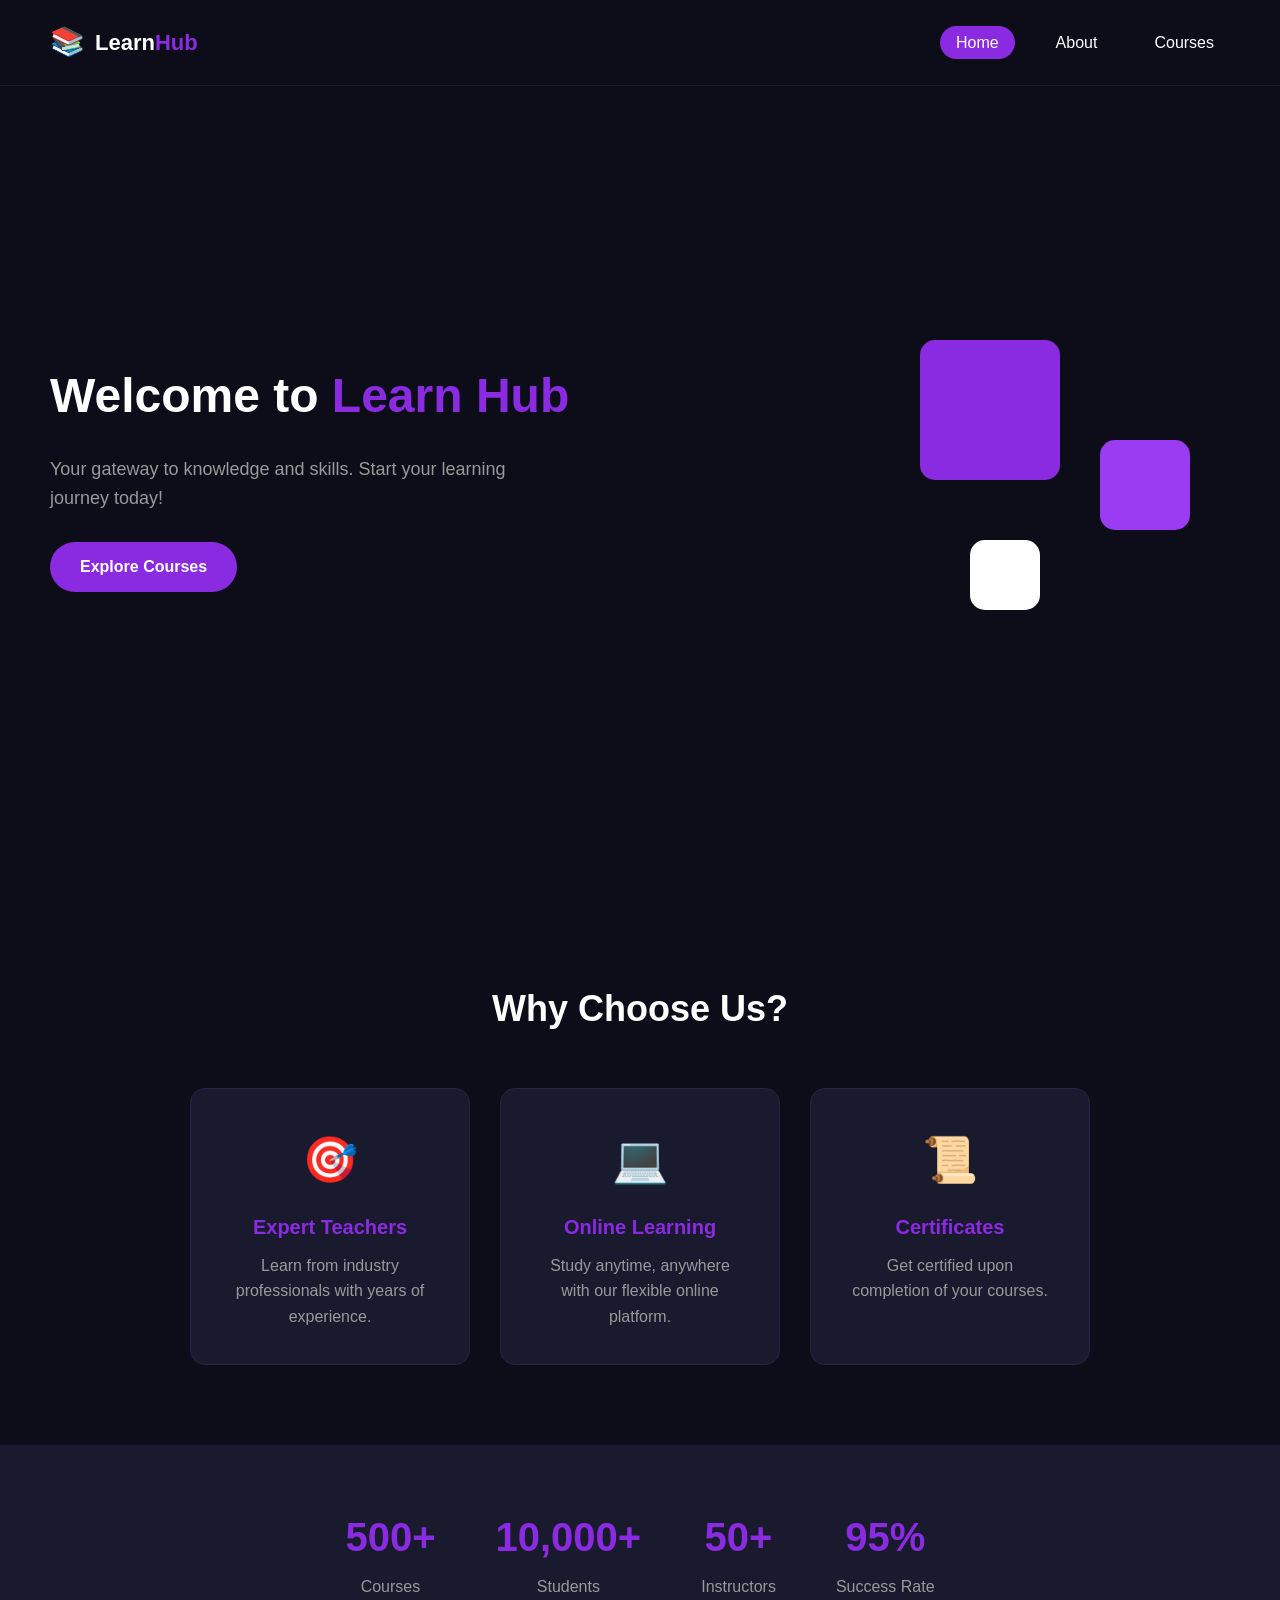
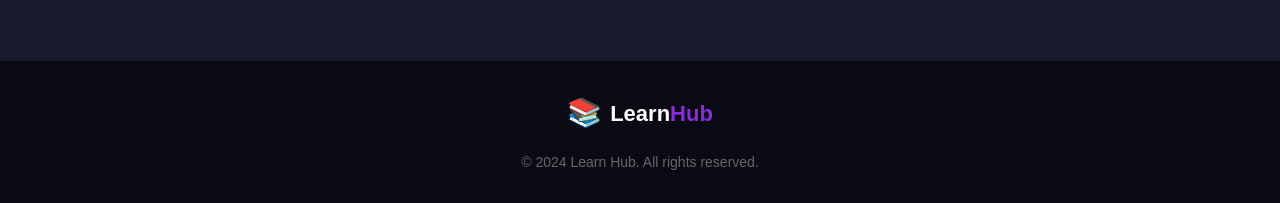
<file: index.html>
<!DOCTYPE html>
<html lang="en">
<head>
    <meta charset="UTF-8">
    <meta name="viewport" content="width=device-width, initial-scale=1.0">
    <title>Learn Hub - Home</title>
    <link rel="stylesheet" href="style.css">
</head>
<body>
    <!-- Navigation -->
    <nav class="navbar">
        <div class="logo">
            <span class="logo-icon">📚</span>
            <span class="logo-text">Learn<span class="highlight">Hub</span></span>
        </div>
        <ul class="nav-links">
            <li><a href="index.html" class="active">Home</a></li>
            <li><a href="about.html">About</a></li>
            <li><a href="courses.html">Courses</a></li>
        </ul>
    </nav>

    <!-- Hero Section -->
    <section class="hero">
        <div class="hero-content">
            <h1 class="fade-in">Welcome to <span class="highlight">Learn Hub</span></h1>
            <p class="slide-up">Your gateway to knowledge and skills. Start your learning journey today!</p>
            <a href="courses.html" class="btn pulse">Explore Courses</a>
        </div>
        <div class="hero-image">
            <div class="floating-box box1"></div>
            <div class="floating-box box2"></div>
            <div class="floating-box box3"></div>
        </div>
    </section>

    <!-- Features Section -->
    <section class="features">
        <h2 class="section-title">Why Choose Us?</h2>
        <div class="features-container">
            <div class="feature-card">
                <div class="feature-icon">🎯</div>
                <h3>Expert Teachers</h3>
                <p>Learn from industry professionals with years of experience.</p>
            </div>
            <div class="feature-card">
                <div class="feature-icon">💻</div>
                <h3>Online Learning</h3>
                <p>Study anytime, anywhere with our flexible online platform.</p>
            </div>
            <div class="feature-card">
                <div class="feature-icon">📜</div>
                <h3>Certificates</h3>
                <p>Get certified upon completion of your courses.</p>
            </div>
        </div>
    </section>

    <!-- Stats Section -->
    <section class="stats">
        <div class="stat-item">
            <h3>500+</h3>
            <p>Courses</p>
        </div>
        <div class="stat-item">
            <h3>10,000+</h3>
            <p>Students</p>
        </div>
        <div class="stat-item">
            <h3>50+</h3>
            <p>Instructors</p>
        </div>
        <div class="stat-item">
            <h3>95%</h3>
            <p>Success Rate</p>
        </div>
    </section>

    <!-- Footer -->
    <footer class="footer">
        <div class="footer-content">
            <div class="footer-logo">
                <span class="logo-icon">📚</span>
                <span class="logo-text">Learn<span class="highlight">Hub</span></span>
            </div>
            <p>© 2024 Learn Hub. All rights reserved.</p>
        </div>
    </footer>
</body>
</html>
</file>
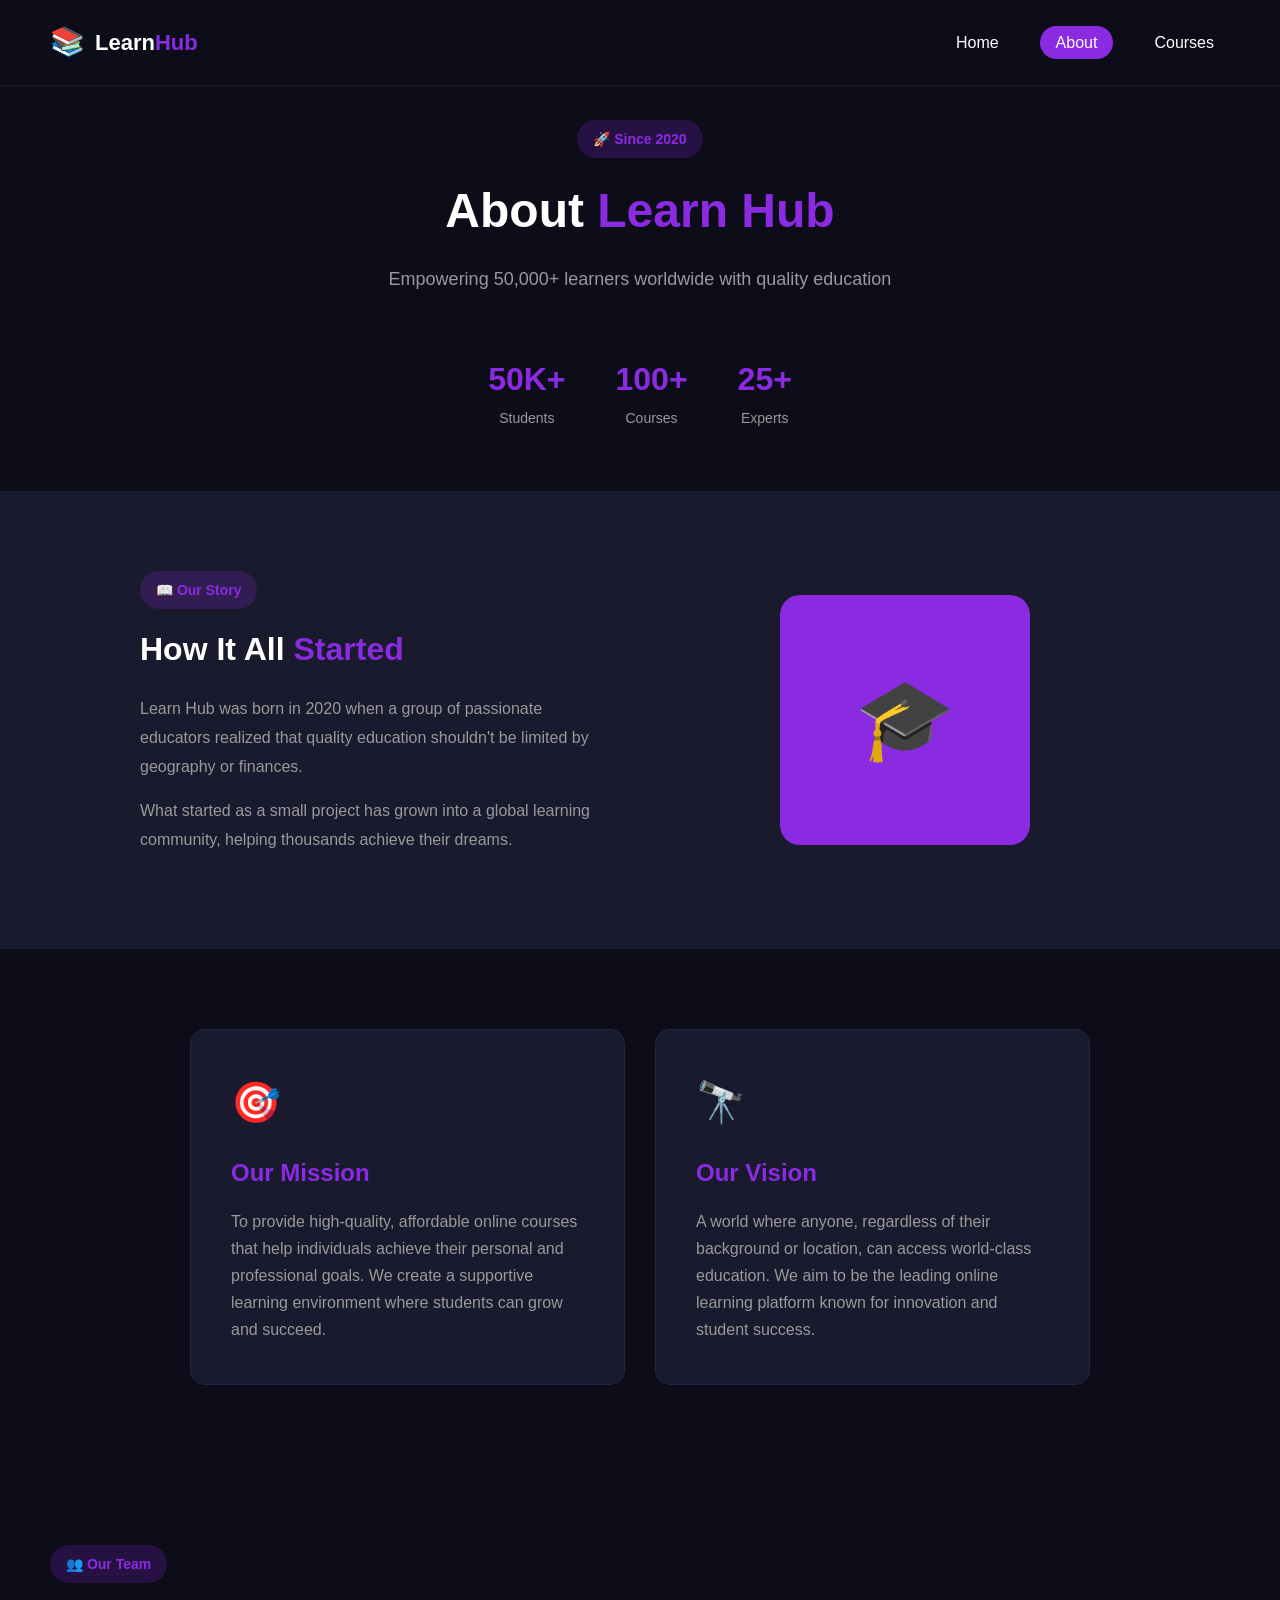
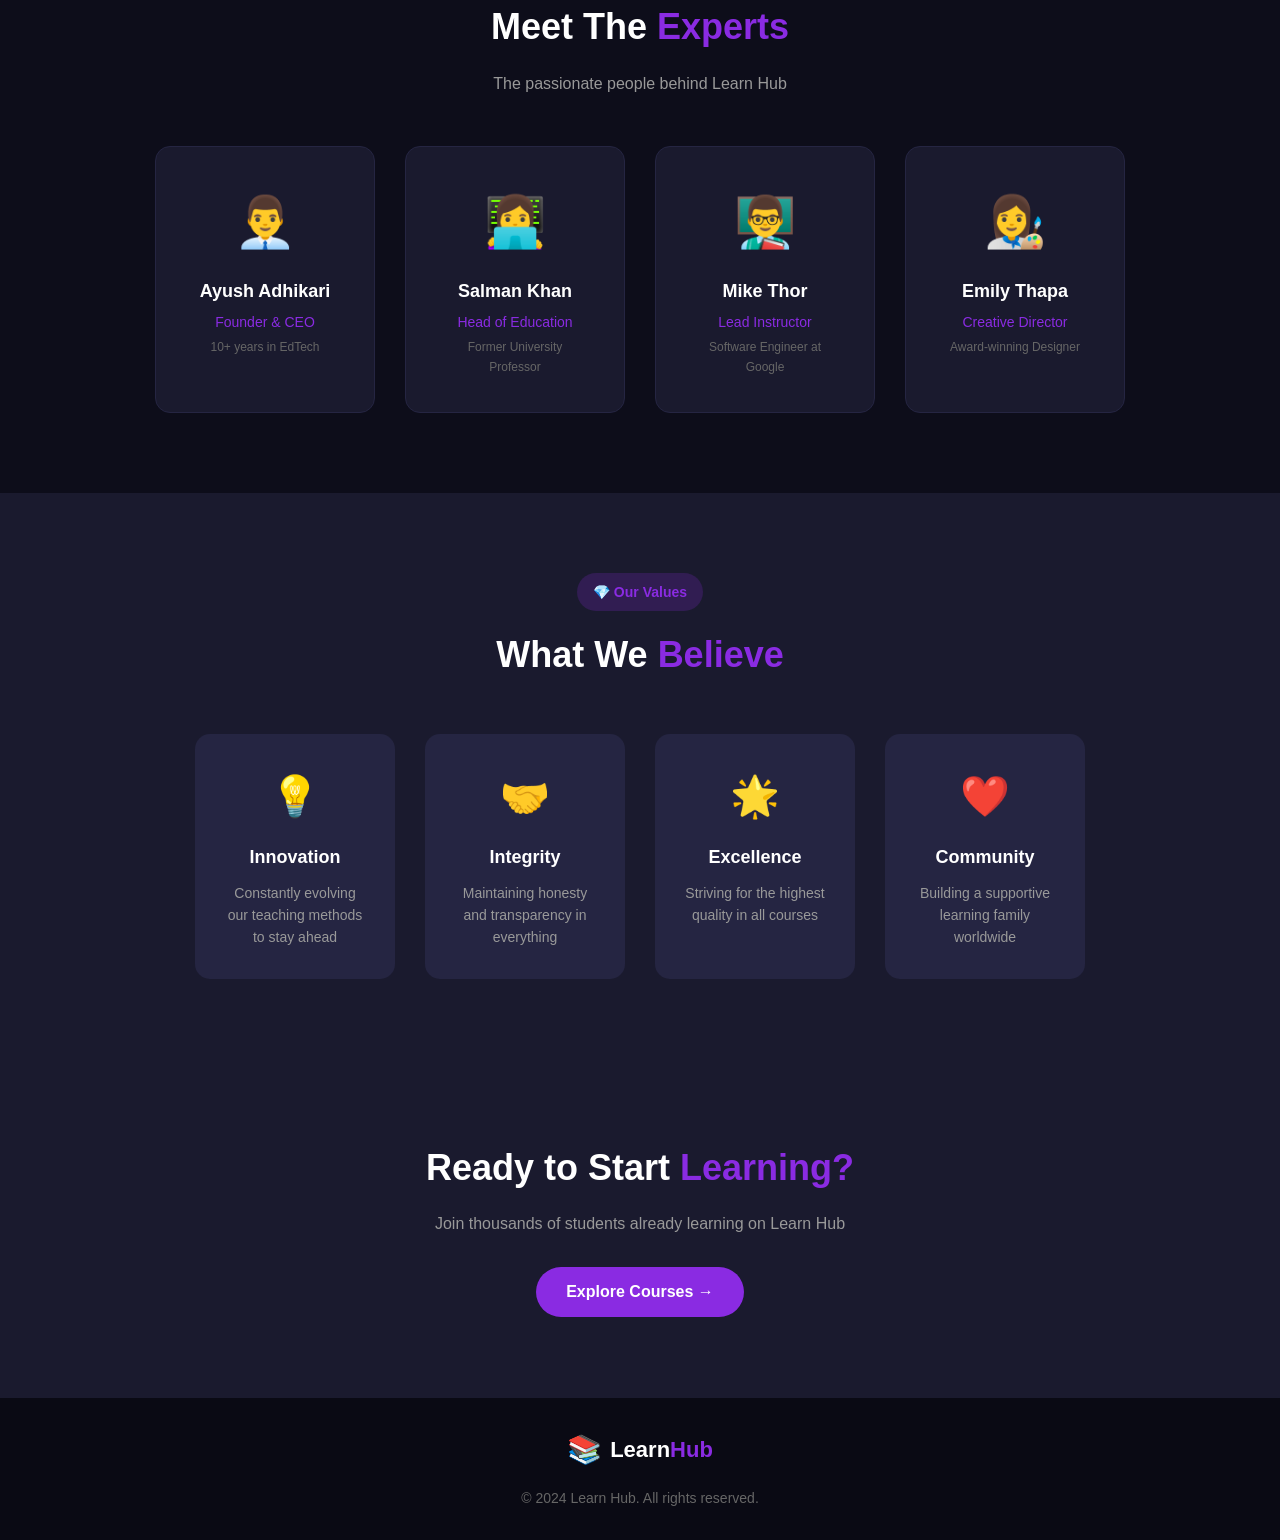
<file: about.html>
<!DOCTYPE html>
<html lang="en">
<head>
    <meta charset="UTF-8">
    <meta name="viewport" content="width=device-width, initial-scale=1.0">
    <title>Learn Hub - About</title>
    <link rel="stylesheet" href="style.css">
</head>
<body>
    <!-- Navigation -->
    <nav class="navbar">
        <div class="logo">
            <span class="logo-icon">📚</span>
            <span class="logo-text">Learn<span class="highlight">Hub</span></span>
        </div>
        <ul class="nav-links">
            <li><a href="index.html">Home</a></li>
            <li><a href="about.html" class="active">About</a></li>
            <li><a href="courses.html">Courses</a></li>
        </ul>
    </nav>

    <!-- About Hero -->
    <section class="about-hero">
        <span class="hero-badge">🚀 Since 2020</span>
        <h1>About <span class="highlight">Learn Hub</span></h1>
        <p>Empowering 50,000+ learners worldwide with quality education</p>
        <div class="hero-stats">
            <div class="hero-stat">
                <span class="stat-number">50K+</span>
                <span class="stat-label">Students</span>
            </div>
            <div class="hero-stat">
                <span class="stat-number">100+</span>
                <span class="stat-label">Courses</span>
            </div>
            <div class="hero-stat">
                <span class="stat-number">25+</span>
                <span class="stat-label">Experts</span>
            </div>
        </div>
    </section>

    <!-- Story Section -->
    <section class="story-section">
        <div class="story-content">
            <div class="story-text">
                <span class="section-badge">📖 Our Story</span>
                <h2>How It All <span class="highlight">Started</span></h2>
                <p>Learn Hub was born in 2020 when a group of passionate educators realized that quality education shouldn't be limited by geography or finances.</p>
                <p>What started as a small project has grown into a global learning community, helping thousands achieve their dreams.</p>
            </div>
            <div class="story-image">
                <div class="image-box">
                    <span>🎓</span>
                </div>
            </div>
        </div>
    </section>

    <!-- Mission & Vision -->
    <section class="mission-section">
        <div class="mission-container">
            <div class="mission-card">
                <div class="card-icon">🎯</div>
                <h2>Our Mission</h2>
                <p>To provide high-quality, affordable online courses that help individuals achieve their personal and professional goals. We create a supportive learning environment where students can grow and succeed.</p>
            </div>
            <div class="mission-card">
                <div class="card-icon">🔭</div>
                <h2>Our Vision</h2>
                <p>A world where anyone, regardless of their background or location, can access world-class education. We aim to be the leading online learning platform known for innovation and student success.</p>
            </div>
        </div>
    </section>

    <!-- Team Section -->
    <section class="team-section">
        <span class="section-badge">👥 Our Team</span>
        <h2 class="section-title">Meet The <span class="highlight">Experts</span></h2>
        <p class="section-subtitle">The passionate people behind Learn Hub</p>
        
        <div class="team-container">
            <div class="team-card">
                <div class="team-avatar">👨‍💼</div>
                <h3>Ayush Adhikari</h3>
                <p class="role">Founder & CEO</p>
                <p class="bio">10+ years in EdTech</p>
            </div>
            <div class="team-card">
                <div class="team-avatar">👩‍💻</div>
                <h3>Salman Khan</h3>
                <p class="role">Head of Education</p>
                <p class="bio">Former University Professor</p>
            </div>
            <div class="team-card">
                <div class="team-avatar">👨‍🏫</div>
                <h3>Mike Thor</h3>
                <p class="role">Lead Instructor</p>
                <p class="bio">Software Engineer at Google</p>
            </div>
            <div class="team-card">
                <div class="team-avatar">👩‍🎨</div>
                <h3>Emily Thapa</h3>
                <p class="role">Creative Director</p>
                <p class="bio">Award-winning Designer</p>
            </div>
        </div>
    </section>

    <!-- Values Section -->
    <section class="values-section">
        <span class="section-badge">💎 Our Values</span>
        <h2 class="section-title">What We <span class="highlight">Believe</span></h2>
        
        <div class="values-container">
            <div class="value-item">
                <div class="value-icon">💡</div>
                <h3>Innovation</h3>
                <p>Constantly evolving our teaching methods to stay ahead</p>
            </div>
            <div class="value-item">
                <div class="value-icon">🤝</div>
                <h3>Integrity</h3>
                <p>Maintaining honesty and transparency in everything</p>
            </div>
            <div class="value-item">
                <div class="value-icon">🌟</div>
                <h3>Excellence</h3>
                <p>Striving for the highest quality in all courses</p>
            </div>
            <div class="value-item">
                <div class="value-icon">❤️</div>
                <h3>Community</h3>
                <p>Building a supportive learning family worldwide</p>
            </div>
        </div>
    </section>

    <!-- CTA Section -->
    <section class="cta-section">
        <div class="cta-content">
            <h2>Ready to Start <span class="highlight">Learning?</span></h2>
            <p>Join thousands of students already learning on Learn Hub</p>
            <a href="courses.html" class="btn">Explore Courses →</a>
        </div>
    </section>

    <!-- Footer -->
    <footer class="footer">
        <div class="footer-content">
            <div class="footer-logo">
                <span class="logo-icon">📚</span>
                <span class="logo-text">Learn<span class="highlight">Hub</span></span>
            </div>
            <p>© 2024 Learn Hub. All rights reserved.</p>
        </div>
    </footer>
</body>
</html>
</file>
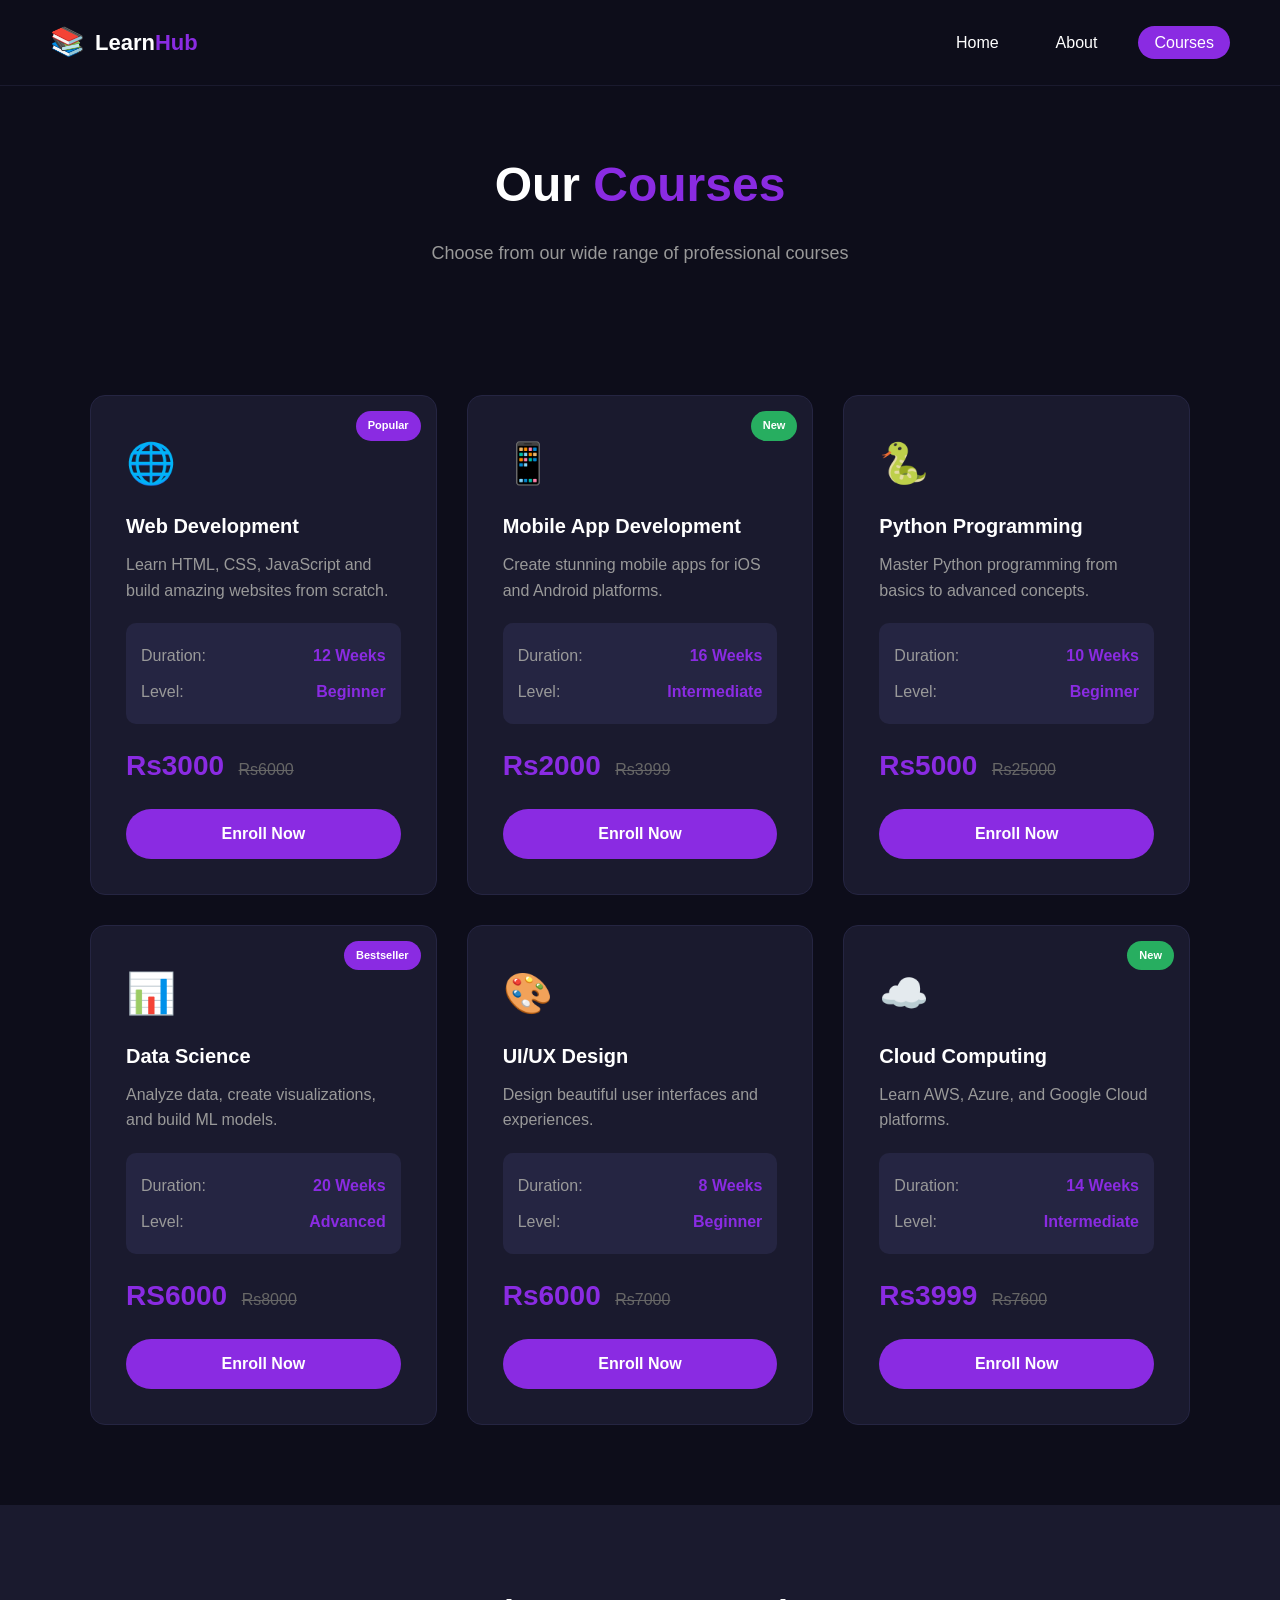
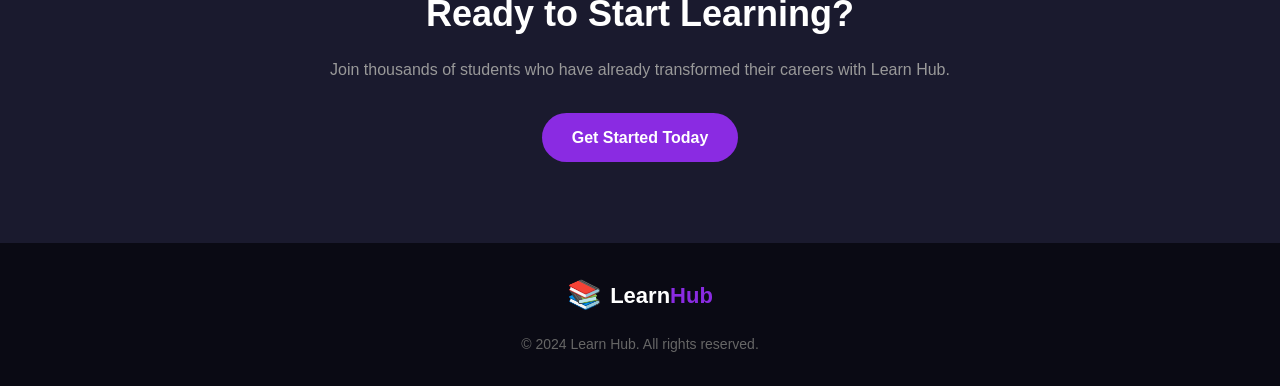
<file: courses.html>
<!DOCTYPE html>
<html lang="en">
<head>
    <meta charset="UTF-8">
    <meta name="viewport" content="width=device-width, initial-scale=1.0">
    <title>Learn Hub - Courses</title>
    <link rel="stylesheet" href="style.css">
</head>
<body>
    <!-- Navigation -->
    <nav class="navbar">
        <div class="logo">
            <span class="logo-icon">📚</span>
            <span class="logo-text">Learn<span class="highlight">Hub</span></span>
        </div>
        <ul class="nav-links">
            <li><a href="index.html">Home</a></li>
            <li><a href="about.html">About</a></li>
            <li><a href="courses.html" class="active">Courses</a></li>
        </ul>
    </nav>

    <!-- Courses Hero -->
    <section class="courses-hero">
        <h1 class="fade-in">Our <span class="highlight">Courses</span></h1>
        <p class="slide-up">Choose from our wide range of professional courses</p>
    </section>

    <!-- Courses Grid -->
    <section class="courses-section">
        <div class="courses-container">
            <!-- Course 1 -->
            <div class="course-card">
                <div class="course-badge">Popular</div>
                <div class="course-icon">🌐</div>
                <h3>Web Development</h3>
                <p>Learn HTML, CSS, JavaScript and build amazing websites from scratch.</p>
                <div class="course-details">
                    <div class="detail">
                        <span class="label">Duration:</span>
                        <span class="value">12 Weeks</span>
                    </div>
                    <div class="detail">
                        <span class="label">Level:</span>
                        <span class="value">Beginner</span>
                    </div>
                </div>
                <div class="course-price">
                    <span class="price">Rs3000</span>
                    <span class="original-price">Rs6000</span>
                </div>
                <a href="#" class="btn enroll-btn">Enroll Now</a>
            </div>

            <!-- Course 2 -->
            <div class="course-card">
                <div class="course-badge new">New</div>
                <div class="course-icon">📱</div>
                <h3>Mobile App Development</h3>
                <p>Create stunning mobile apps for iOS and Android platforms.</p>
                <div class="course-details">
                    <div class="detail">
                        <span class="label">Duration:</span>
                        <span class="value">16 Weeks</span>
                    </div>
                    <div class="detail">
                        <span class="label">Level:</span>
                        <span class="value">Intermediate</span>
                    </div>
                </div>
                <div class="course-price">
                    <span class="price">Rs2000</span>
                    <span class="original-price">Rs3999</span>
                </div>
                <a href="#" class="btn enroll-btn">Enroll Now</a>
            </div>

            <!-- Course 3 -->
            <div class="course-card">
                <div class="course-icon">🐍</div>
                <h3>Python Programming</h3>
                <p>Master Python programming from basics to advanced concepts.</p>
                <div class="course-details">
                    <div class="detail">
                        <span class="label">Duration:</span>
                        <span class="value">10 Weeks</span>
                    </div>
                    <div class="detail">
                        <span class="label">Level:</span>
                        <span class="value">Beginner</span>
                    </div>
                </div>
                <div class="course-price">
                    <span class="price">Rs5000</span>
                    <span class="original-price">Rs25000</span>
                </div>
                <a href="#" class="btn enroll-btn">Enroll Now</a>
            </div>

            <!-- Course 4 -->
            <div class="course-card">
                <div class="course-badge">Bestseller</div>
                <div class="course-icon">📊</div>
                <h3>Data Science</h3>
                <p>Analyze data, create visualizations, and build ML models.</p>
                <div class="course-details">
                    <div class="detail">
                        <span class="label">Duration:</span>
                        <span class="value">20 Weeks</span>
                    </div>
                    <div class="detail">
                        <span class="label">Level:</span>
                        <span class="value">Advanced</span>
                    </div>
                </div>
                <div class="course-price">
                    <span class="price">RS6000</span>
                    <span class="original-price">Rs8000</span>
                </div>
                <a href="#" class="btn enroll-btn">Enroll Now</a>
            </div>

            <!-- Course 5 -->
            <div class="course-card">
                <div class="course-icon">🎨</div>
                <h3>UI/UX Design</h3>
                <p>Design beautiful user interfaces and experiences.</p>
                <div class="course-details">
                    <div class="detail">
                        <span class="label">Duration:</span>
                        <span class="value">8 Weeks</span>
                    </div>
                    <div class="detail">
                        <span class="label">Level:</span>
                        <span class="value">Beginner</span>
                    </div>
                </div>
                <div class="course-price">
                    <span class="price">Rs6000</span>
                    <span class="original-price">Rs7000</span>
                </div>
                <a href="#" class="btn enroll-btn">Enroll Now</a>
            </div>

            <!-- Course 6 -->
            <div class="course-card">
                <div class="course-badge new">New</div>
                <div class="course-icon">☁️</div>
                <h3>Cloud Computing</h3>
                <p>Learn AWS, Azure, and Google Cloud platforms.</p>
                <div class="course-details">
                    <div class="detail">
                        <span class="label">Duration:</span>
                        <span class="value">14 Weeks</span>
                    </div>
                    <div class="detail">
                        <span class="label">Level:</span>
                        <span class="value">Intermediate</span>
                    </div>
                </div>
                <div class="course-price">
                    <span class="price">Rs3999</span>
                    <span class="original-price">Rs7600</span>
                </div>
                <a href="#" class="btn enroll-btn">Enroll Now</a>
            </div>
        </div>
    </section>

    <!-- CTA Section -->
    <section class="cta-section">
        <div class="cta-content">
            <h2>Ready to Start Learning?</h2>
            <p>Join thousands of students who have already transformed their careers with Learn Hub.</p>
            <a href="#" class="btn cta-btn pulse">Get Started Today</a>
        </div>
    </section>

    <!-- Footer -->
    <footer class="footer">
        <div class="footer-content">
            <div class="footer-logo">
                <span class="logo-icon">📚</span>
                <span class="logo-text">Learn<span class="highlight">Hub</span></span>
            </div>
            <p>© 2024 Learn Hub. All rights reserved.</p>
        </div>
    </footer>
</body>
</html>
</file>
<file: style.css>
/* ========== RESET ========== */
* {
    margin: 0;
    padding: 0;
    box-sizing: border-box;
}

body {
    font-family: 'Segoe UI', sans-serif;
    background-color: #0d0d1a;
    color: #ffffff;
    line-height: 1.6;
}

a {
    text-decoration: none;
    color: inherit;
}

ul {
    list-style: none;
}

/* ========== NAVBAR ========== */
.navbar {
    display: flex;
    justify-content: space-between;
    align-items: center;
    padding: 20px 50px;
    background-color: #0d0d1a;
    position: fixed;
    width: 100%;
    top: 0;
    z-index: 1000;
    border-bottom: 1px solid #1a1a2e;
}

.logo {
    display: flex;
    align-items: center;
    gap: 10px;
}

.logo-icon {
    font-size: 28px;
}

.logo-text {
    font-size: 22px;
    font-weight: bold;
}

.highlight {
    color: #8a2be2;
}

.nav-links {
    display: flex;
    gap: 25px;
}

.nav-links a {
    padding: 8px 16px;
    border-radius: 20px;
}

.nav-links a:hover,
.nav-links a.active {
    background-color: #8a2be2;
}

/* ========== BUTTON ========== */
.btn {
    display: inline-block;
    padding: 12px 30px;
    background-color: #8a2be2;
    color: #ffffff;
    border-radius: 25px;
    font-weight: 600;
    border: none;
    cursor: pointer;
}

.btn:hover {
    background-color: #9b3cf3;
}

/* ========== HERO ========== */
.hero {
    min-height: 100vh;
    display: flex;
    align-items: center;
    justify-content: space-between;
    padding: 100px 50px 50px;
}

.hero-content h1 {
    font-size: 48px;
    margin-bottom: 20px;
}

.hero-content p {
    font-size: 18px;
    color: #999;
    margin-bottom: 30px;
    max-width: 500px;
}

.hero-image {
    width: 350px;
    height: 350px;
    position: relative;
}

.floating-box {
    position: absolute;
    background-color: #8a2be2;
    border-radius: 15px;
}

.box1 {
    width: 140px;
    height: 140px;
    top: 40px;
    left: 40px;
}

.box2 {
    width: 90px;
    height: 90px;
    top: 140px;
    right: 40px;
    background-color: #9b3cf3;
}

.box3 {
    width: 70px;
    height: 70px;
    bottom: 40px;
    left: 90px;
    background-color: #ffffff;
}

/* ========== SECTION TITLE ========== */
.section-title {
    text-align: center;
    font-size: 36px;
    margin-bottom: 50px;
}

/* ========== BADGES ========== */
.hero-badge,
.section-badge {
    display: inline-block;
    background-color: rgba(138, 43, 226, 0.2);
    color: #8a2be2;
    padding: 8px 16px;
    border-radius: 20px;
    font-size: 14px;
    font-weight: 600;
    margin-bottom: 15px;
}

/* ========== FEATURES ========== */
.features {
    padding: 80px 50px;
}

.features-container {
    display: flex;
    justify-content: center;
    gap: 30px;
    flex-wrap: wrap;
}

.feature-card {
    background-color: #1a1a2e;
    padding: 35px;
    border-radius: 15px;
    text-align: center;
    width: 280px;
    border: 1px solid #252542;
}

.feature-card:hover {
    border-color: #8a2be2;
}

.feature-icon {
    font-size: 45px;
    margin-bottom: 15px;
}

.feature-card h3 {
    font-size: 20px;
    margin-bottom: 10px;
    color: #8a2be2;
}

.feature-card p {
    color: #999;
}

/* ========== STATS ========== */
.stats {
    display: flex;
    justify-content: center;
    gap: 60px;
    padding: 60px 50px;
    background-color: #1a1a2e;
    flex-wrap: wrap;
}

.stat-item {
    text-align: center;
}

.stat-item h3 {
    font-size: 40px;
    color: #8a2be2;
    margin-bottom: 5px;
}

.stat-item p {
    color: #999;
}

/* ========== ABOUT HERO ========== */
.about-hero {
    min-height: 50vh;
    display: flex;
    flex-direction: column;
    align-items: center;
    justify-content: center;
    padding: 120px 50px 60px;
    text-align: center;
}

.about-hero h1 {
    font-size: 48px;
    margin-bottom: 15px;
}

.about-hero > p {
    color: #999;
    font-size: 18px;
    margin-bottom: 40px;
}

.hero-stats {
    display: flex;
    gap: 50px;
    margin-top: 20px;
}

.hero-stat {
    text-align: center;
}

.stat-number {
    display: block;
    font-size: 32px;
    font-weight: bold;
    color: #8a2be2;
}

.stat-label {
    color: #999;
    font-size: 14px;
}

/* ========== STORY SECTION ========== */
.story-section {
    padding: 80px 50px;
    background-color: #1a1a2e;
}

.story-content {
    display: flex;
    align-items: center;
    justify-content: center;
    gap: 60px;
    max-width: 1000px;
    margin: 0 auto;
}

.story-text {
    flex: 1;
}

.story-text h2 {
    font-size: 32px;
    margin-bottom: 20px;
}

.story-text p {
    color: #999;
    margin-bottom: 15px;
    line-height: 1.8;
}

.story-image {
    flex: 1;
    display: flex;
    justify-content: center;
}

.image-box {
    width: 250px;
    height: 250px;
    background-color: #8a2be2;
    border-radius: 20px;
    display: flex;
    align-items: center;
    justify-content: center;
    font-size: 80px;
}

/* ========== MISSION SECTION ========== */
.mission-section {
    padding: 80px 50px;
    background-color: #0d0d1a;
}

.mission-container {
    display: flex;
    gap: 30px;
    max-width: 900px;
    margin: 0 auto;
}

.mission-card {
    flex: 1;
    background-color: #1a1a2e;
    padding: 40px;
    border-radius: 15px;
    border: 1px solid #252542;
}

.mission-card:hover {
    border-color: #8a2be2;
}

.card-icon {
    font-size: 40px;
    margin-bottom: 20px;
}

.mission-card h2 {
    font-size: 24px;
    margin-bottom: 15px;
    color: #8a2be2;
}

.mission-card p {
    color: #999;
    line-height: 1.7;
}

/* ========== SECTION SUBTITLE ========== */
.section-subtitle {
    text-align: center;
    color: #999;
    margin-top: -35px;
    margin-bottom: 50px;
}

/* ========== TEAM ========== */
.team-section {
    padding: 80px 50px;
}

.team-container {
    display: flex;
    justify-content: center;
    gap: 30px;
    flex-wrap: wrap;
}

.team-card {
    background-color: #1a1a2e;
    padding: 35px;
    border-radius: 15px;
    text-align: center;
    width: 220px;
    border: 1px solid #252542;
}

.team-card:hover {
    border-color: #8a2be2;
}

.team-avatar {
    font-size: 50px;
    margin-bottom: 15px;
}

.team-card h3 {
    font-size: 18px;
    margin-bottom: 5px;
}

.team-card .role {
    color: #8a2be2;
    font-size: 14px;
    margin-bottom: 5px;
}

.team-card .bio {
    color: #666;
    font-size: 12px;
}

/* ========== VALUES ========== */
.values-section {
    padding: 80px 50px;
    background-color: #1a1a2e;
    text-align: center;
}

.values-container {
    display: flex;
    justify-content: center;
    gap: 30px;
    flex-wrap: wrap;
    max-width: 1000px;
    margin: 0 auto;
}

.value-item {
    background-color: #252542;
    padding: 30px;
    border-radius: 15px;
    width: 200px;
}

.value-icon {
    font-size: 40px;
    margin-bottom: 15px;
}

.value-item h3 {
    font-size: 18px;
    margin-bottom: 10px;
    color: #ffffff;
}

.value-item p {
    color: #999;
    font-size: 14px;
}

/* ========== COURSES ========== */
.courses-hero {
    min-height: 35vh;
    display: flex;
    flex-direction: column;
    align-items: center;
    justify-content: center;
    padding-top: 100px;
    text-align: center;
}

.courses-hero h1 {
    font-size: 48px;
    margin-bottom: 15px;
}

.courses-hero p {
    color: #999;
    font-size: 18px;
}

.courses-section {
    padding: 80px 50px;
}

.courses-container {
    display: grid;
    grid-template-columns: repeat(auto-fit, minmax(320px, 1fr));
    gap: 30px;
    max-width: 1100px;
    margin: 0 auto;
}

.course-card {
    background-color: #1a1a2e;
    border-radius: 15px;
    padding: 35px;
    border: 1px solid #252542;
    position: relative;
}

.course-card:hover {
    border-color: #8a2be2;
}

.course-badge {
    position: absolute;
    top: 15px;
    right: 15px;
    background-color: #8a2be2;
    color: #ffffff;
    padding: 6px 12px;
    border-radius: 15px;
    font-size: 11px;
    font-weight: 600;
}

.course-badge.new {
    background-color: #27ae60;
}

.course-icon {
    font-size: 40px;
    margin-bottom: 15px;
}

.course-card h3 {
    font-size: 20px;
    margin-bottom: 10px;
}

.course-card > p {
    color: #999;
    margin-bottom: 20px;
}

.course-details {
    padding: 15px;
    background-color: #252542;
    border-radius: 10px;
    margin-bottom: 20px;
}

.detail {
    display: flex;
    justify-content: space-between;
    padding: 5px 0;
}

.detail .label {
    color: #999;
}

.detail .value {
    color: #8a2be2;
    font-weight: 600;
}

.course-price {
    margin-bottom: 20px;
}

.price {
    font-size: 28px;
    font-weight: bold;
    color: #8a2be2;
}

.original-price {
    color: #666;
    text-decoration: line-through;
    margin-left: 10px;
}

.enroll-btn {
    width: 100%;
    text-align: center;
}

/* ========== CTA ========== */
.cta-section {
    padding: 80px 50px;
    background-color: #1a1a2e;
    text-align: center;
}

.cta-content h2 {
    font-size: 36px;
    margin-bottom: 15px;
}

.cta-content p {
    color: #999;
    margin-bottom: 30px;
}

/* ========== FOOTER ========== */
.footer {
    background-color: #0a0a14;
    padding: 30px;
    text-align: center;
    border-top: 1px solid #1a1a2e;
}

.footer-content {
    display: flex;
    flex-direction: column;
    align-items: center;
    gap: 15px;
}

.footer-logo {
    display: flex;
    align-items: center;
    gap: 8px;
}

.footer p {
    color: #666;
    font-size: 14px;
}

/* ========== RESPONSIVE ========== */
@media (max-width: 768px) {
    .navbar {
        flex-direction: column;
        gap: 15px;
        padding: 15px 20px;
    }

    .hero {
        flex-direction: column;
        text-align: center;
        padding: 100px 20px 40px;
    }

    .hero-content h1 {
        font-size: 32px;
    }

    .hero-image {
        display: none;
    }

    .section-title {
        font-size: 28px;
    }

    .features,
    .courses-section,
    .team-section,
    .values-section {
        padding: 60px 20px;
    }

    .about-hero h1,
    .courses-hero h1 {
        font-size: 32px;
    }

    .hero-stats {
        flex-direction: column;
        gap: 20px;
    }

    .story-content {
        flex-direction: column;
        text-align: center;
    }

    .mission-container {
        flex-direction: column;
    }

    .courses-container {
        grid-template-columns: 1fr;
    }

    .stats {
        gap: 30px;
    }

    .cta-content h2 {
        font-size: 28px;
    }
}
</file>
